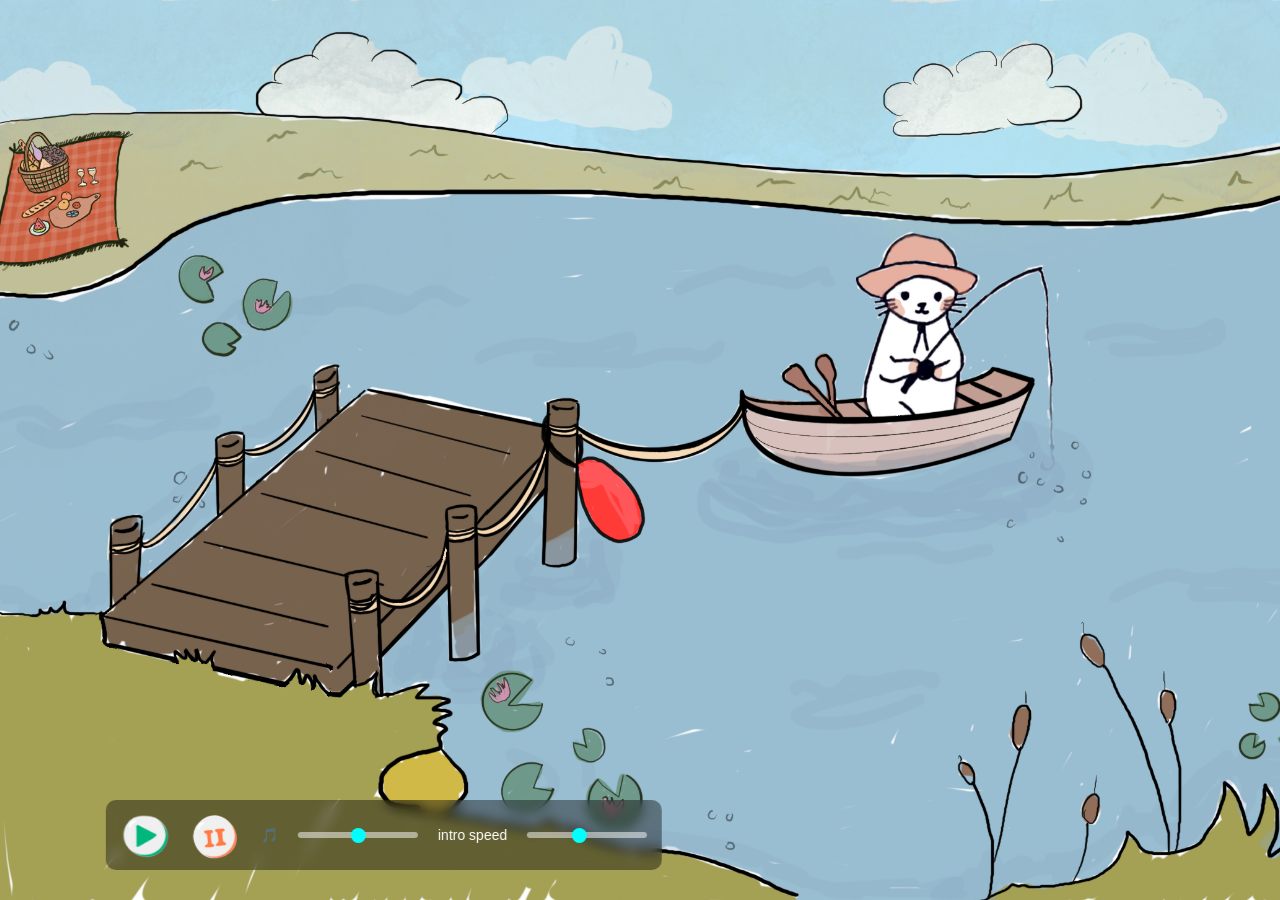
<file: index.html>
<!DOCTYPE html>
<html lang="en">
<head>
  <meta charset="UTF-8">
  <meta name="viewport" content="width=device-width, initial-scale=1.0">
  <title>Aquamarine Adventure</title>
  <link rel="stylesheet" href="style.css">
  
</head>
<body>
  <div class="video-container">
    <img id="cover-image" src="assets/firstlevel.png" alt="Cover">

    <video id="intro-video" src="assets/cover.mp4"></video>

    <audio id="bg-music" src="assets/bg.mp3" loop></audio>

    <div class="controls">
      <img id="play-btn" class="control-button" src="assets/play.png" alt="Play">
      <img id="pause-btn" class="control-button" src="assets/pause.png" alt="Pause">

      <label style="font-size: 14px;">🎵 </label>
      <input id="music-volume" class="slider" type="range" min="0" max="1" step="0.01" value="0.5">

      <label style="font-size: 14px;"> intro speed</label>
      <input id="speed-slider" class="slider" type="range" min="0.25" max="2" step="0.25" value="1">
    </div>

    <img id="dive-btn" src="assets/dive.png" alt="Dive In">
  </div>

  <script>
    const playBtn = document.getElementById('play-btn');
    const pauseBtn = document.getElementById('pause-btn');
    const introVideo = document.getElementById('intro-video');
    const coverImage = document.getElementById('cover-image');
    const diveBtn = document.getElementById('dive-btn');
    const bgMusic = document.getElementById('bg-music');
    const musicVolume = document.getElementById('music-volume');
    const speedSlider = document.getElementById('speed-slider');

    playBtn.addEventListener('click', () => {
      coverImage.style.display = 'none';
      introVideo.style.display = 'block';
      introVideo.play();
      bgMusic.play();
    });

    pauseBtn.addEventListener('click', () => {
      introVideo.pause();
      bgMusic.pause();
    });

    musicVolume.addEventListener('input', () => {
      bgMusic.volume = musicVolume.value;
    });

    speedSlider.addEventListener('input', () => {
      introVideo.playbackRate = speedSlider.value;
    });

    introVideo.addEventListener('ended', () => {
      diveBtn.style.display = 'block';
    });

    diveBtn.addEventListener('click', () => {
      window.location.href = "level1.html";
    });
  </script>
</body>
</html>
</file>
<file: style.css>
* {
  margin: 0;
  padding: 0;
  box-sizing: border-box;
}

body {
  font-family: 'Poppins', sans-serif;
  display: flex;
  justify-content: center;
  align-items: center;
  height: 100vh;
  overflow: hidden;
  color: white;
  background-color: black;
}

/* Video container */
.video-container {
  position: relative;
  width: 100%;
  height: 100vh;
  overflow: hidden;
  display: flex;
  justify-content: center;
  align-items: center;
}

#intro-video,
#cover-image {
  position: absolute;
  top: 0;
  left: 0;
  width: 100%;
  height: 100%;
  object-fit: cover;   /* ✅ fills screen fully */
  z-index: 0;
}



/* Controls wrapper */
.controls {
  position: absolute;
  bottom: 30px;
  left: 30%;
  transform: translateX(-50%);
  display: flex;
  align-items: center;
  gap: 20px;
  background: rgba(0, 0, 0, 0.4);
  padding: 10px 15px;
  border-radius: 10px;
  z-index: 2;
  backdrop-filter: blur(6px);
}

/* Control buttons */
.control-button {
  width: 50px;
  height: 50px;
  cursor: pointer;
  transition: transform 0.2s;
}

.control-button:hover {
  transform: scale(1.1);
}

/* Sliders */
.slider {
  width: 120px;
  cursor: pointer;
  appearance: none;
  height: 6px;
  border-radius: 5px;
  background: rgba(255, 255, 255, 0.5);
}

@media (max-width: 700px) {
  .controls {
    flex-direction: column;
    gap: 2vh;
  }
}

.slider::-webkit-slider-thumb {
  appearance: none;
  width: 15px;
  height: 15px;
  background: cyan;
  border-radius: 50%;
  cursor: pointer;
}

/* Dive In button */
#dive-btn {
  position: absolute;
  bottom: 100px;
  left: 50%;
  transform: translateX(-50%);
  width: 180px;
  display: none;
  cursor: pointer;
  z-index: 3;
  transition: transform 0.2s;
}

#dive-btn:hover {
  transform: translateX(-50%) scale(1.1);
}
</file>
